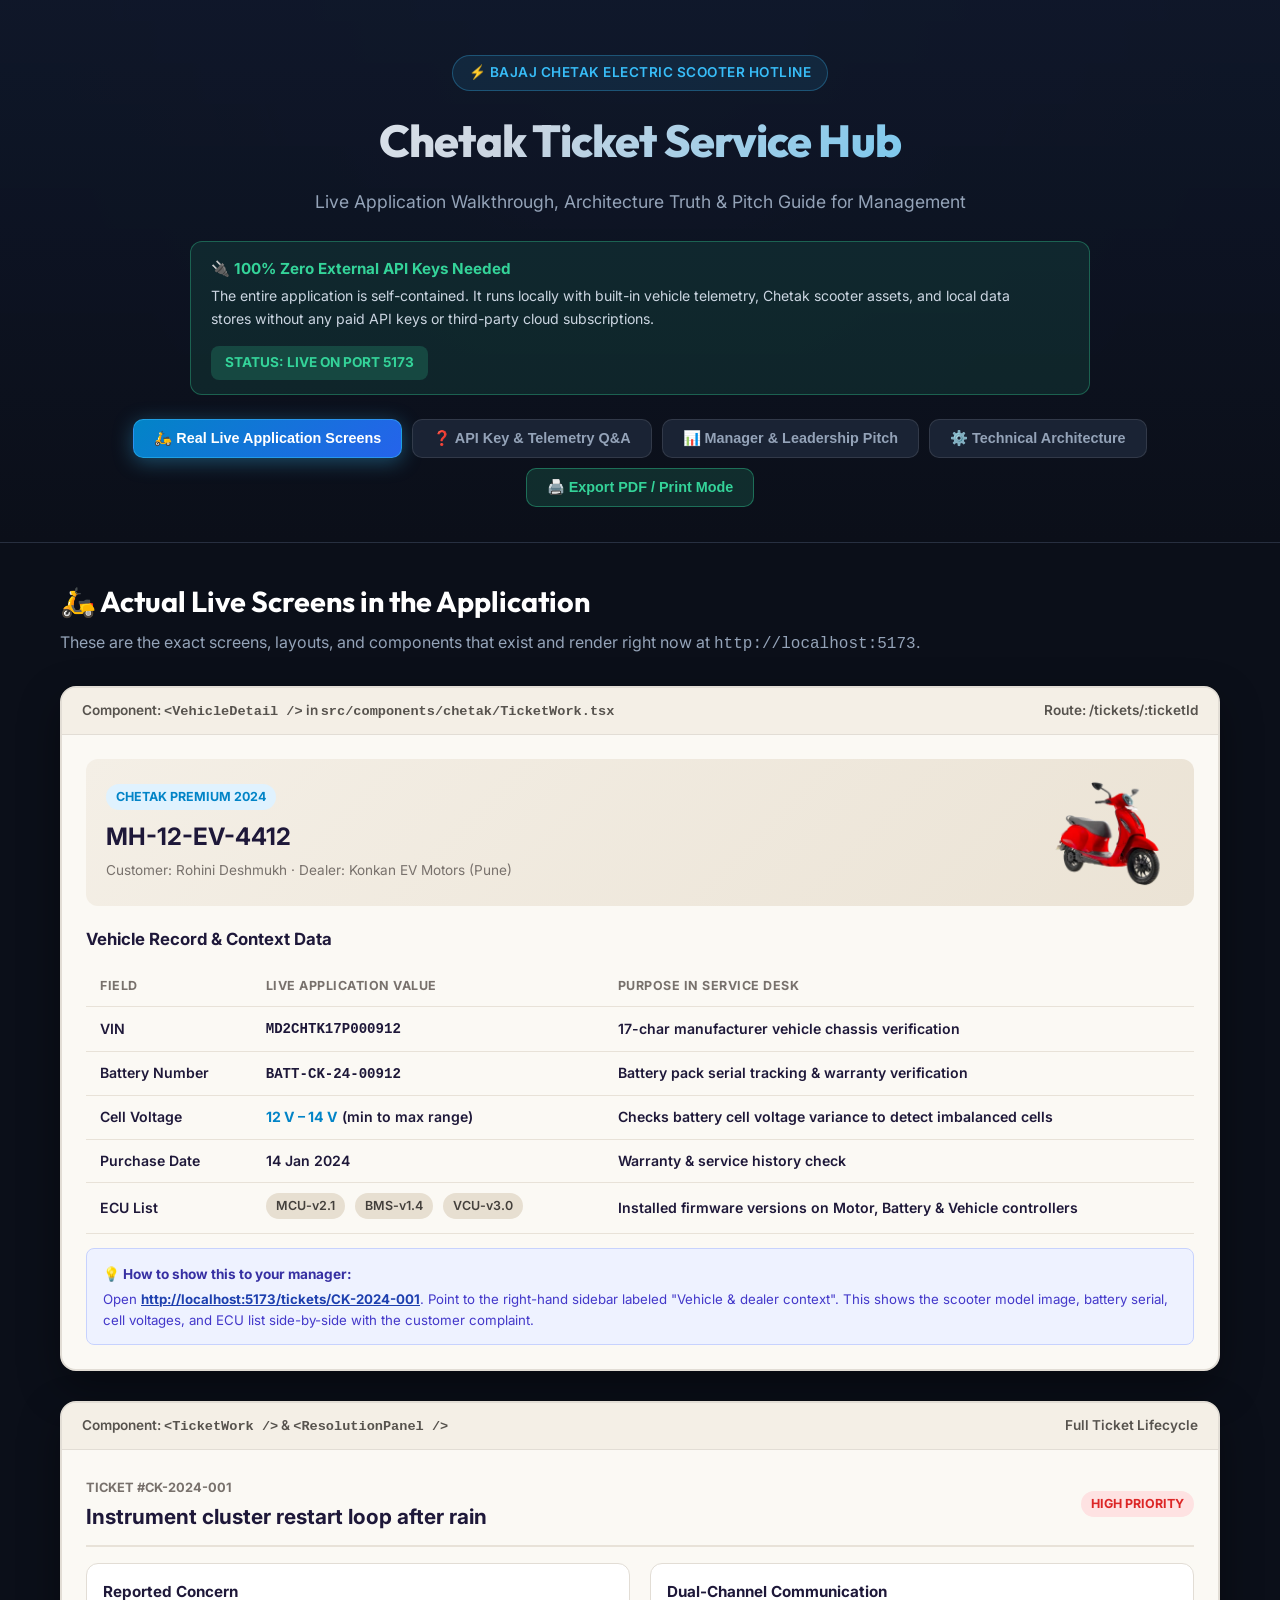
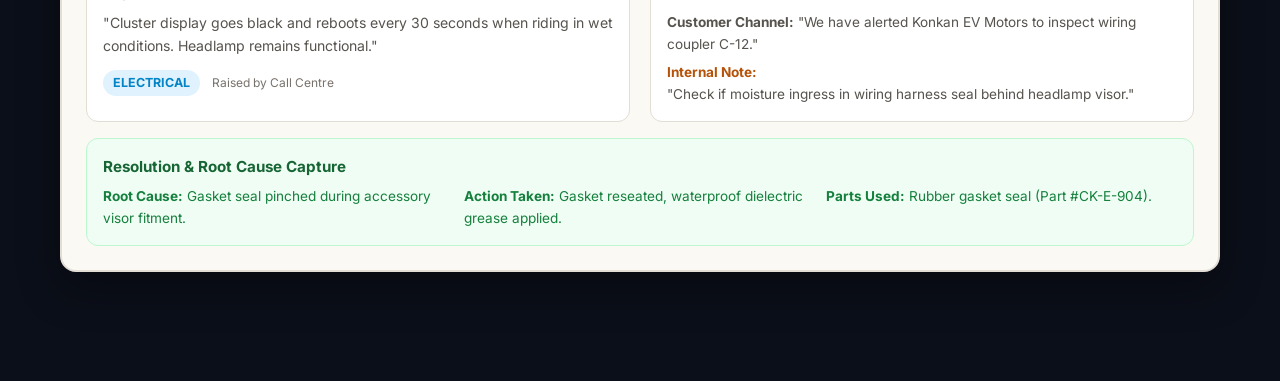
<file: guide.html>
<!DOCTYPE html>
<html lang="en">
<head>
  <meta charset="UTF-8" />
  <meta name="viewport" content="width=device-width, initial-scale=1.0" />
  <title>Chetak Service Hub — Executive & Client Presentation Guide</title>
  <!-- Google Fonts -->
  <link rel="preconnect" href="https://fonts.googleapis.com">
  <link rel="preconnect" href="https://fonts.gstatic.com" crossorigin>
  <link href="https://fonts.googleapis.com/css2?family=Inter:wght@300;400;500;600;700;800&family=Outfit:wght@400;600;700;800&display=swap" rel="stylesheet">
  
  <style>
    :root {
      --bg-gradient: linear-gradient(135deg, #0f172a 0%, #1e1b4b 50%, #0f172a 100%);
      --card-bg: rgba(30, 41, 59, 0.75);
      --card-border: rgba(255, 255, 255, 0.1);
      --text-main: #f8fafc;
      --text-muted: #94a3b8;
      --primary: #38bdf8;
      --primary-glow: rgba(56, 189, 248, 0.35);
      --accent-green: #34d399;
      --accent-amber: #fbbf24;
      --accent-rose: #fb7185;
      --chetak-sand: #fbf9f4;
      --chetak-ink: #1e1839;
      --radius: 16px;
      --transition: all 0.3s cubic-bezier(0.4, 0, 0.2, 1);
    }

    * {
      box-sizing: border-box;
      margin: 0;
      padding: 0;
    }

    body {
      font-family: 'Inter', sans-serif;
      background: #0b0f19;
      color: var(--text-main);
      line-height: 1.6;
      padding-bottom: 80px;
    }

    .hero {
      background: linear-gradient(180deg, rgba(15, 23, 42, 0.95) 0%, rgba(11, 15, 25, 1) 100%), 
                  radial-gradient(circle at 50% 0%, rgba(56, 189, 248, 0.18), transparent 70%);
      padding: 55px 20px 35px;
      text-align: center;
      border-bottom: 1px solid var(--card-border);
    }

    .badge {
      display: inline-flex;
      align-items: center;
      gap: 6px;
      padding: 6px 16px;
      border-radius: 9999px;
      background: rgba(56, 189, 248, 0.1);
      border: 1px solid rgba(56, 189, 248, 0.3);
      color: var(--primary);
      font-size: 0.85rem;
      font-weight: 600;
      letter-spacing: 0.5px;
      text-transform: uppercase;
      margin-bottom: 14px;
    }

    .hero h1 {
      font-family: 'Outfit', sans-serif;
      font-size: 2.8rem;
      font-weight: 800;
      background: linear-gradient(135deg, #ffffff 0%, #cbd5e1 40%, #38bdf8 100%);
      -webkit-background-clip: text;
      -webkit-text-fill-color: transparent;
      margin-bottom: 12px;
      letter-spacing: -0.02em;
    }

    .hero p {
      max-width: 820px;
      margin: 0 auto 24px;
      color: var(--text-muted);
      font-size: 1.1rem;
    }

    /* Clarification Banner */
    .notice-banner {
      background: rgba(52, 211, 153, 0.1);
      border: 1px solid rgba(52, 211, 153, 0.35);
      border-radius: 12px;
      padding: 14px 20px;
      max-width: 900px;
      margin: 0 auto 24px;
      display: flex;
      align-items: center;
      justify-content: space-between;
      gap: 16px;
      flex-wrap: wrap;
      text-align: left;
    }

    .notice-banner strong {
      color: var(--accent-green);
      font-size: 0.95rem;
    }

    .notice-banner p {
      color: #cbd5e1;
      font-size: 0.88rem;
      margin: 4px 0 0 0;
    }

    .view-switcher-container {
      display: flex;
      justify-content: center;
      gap: 10px;
      flex-wrap: wrap;
      margin-top: 20px;
    }

    .nav-btn {
      background: rgba(30, 41, 59, 0.8);
      border: 1px solid var(--card-border);
      color: var(--text-muted);
      padding: 10px 20px;
      border-radius: 10px;
      font-size: 0.9rem;
      font-weight: 600;
      cursor: pointer;
      transition: var(--transition);
      display: flex;
      align-items: center;
      gap: 8px;
    }

    .nav-btn:hover {
      background: rgba(51, 65, 85, 0.9);
      color: #fff;
    }

    .nav-btn.active {
      background: linear-gradient(135deg, #0284c7 0%, #2563eb 100%);
      color: #fff;
      border-color: rgba(56, 189, 248, 0.5);
      box-shadow: 0 4px 20px var(--primary-glow);
    }

    .print-btn {
      background: rgba(52, 211, 153, 0.15);
      border: 1px solid rgba(52, 211, 153, 0.4);
      color: var(--accent-green);
    }

    .container {
      max-width: 1200px;
      margin: 35px auto;
      padding: 0 20px;
    }

    .tab-content {
      display: none;
      animation: fadeIn 0.35s ease-in-out;
    }

    .tab-content.active {
      display: block;
    }

    @keyframes fadeIn {
      from { opacity: 0; transform: translateY(8px); }
      to { opacity: 1; transform: translateY(0); }
    }

    .section-title {
      font-family: 'Outfit', sans-serif;
      font-size: 1.8rem;
      font-weight: 700;
      color: #fff;
      margin-bottom: 6px;
      display: flex;
      align-items: center;
      gap: 12px;
    }

    .section-desc {
      color: var(--text-muted);
      font-size: 1rem;
      margin-bottom: 28px;
    }

    .grid-2 {
      display: grid;
      grid-template-columns: repeat(auto-fit, minmax(340px, 1fr));
      gap: 22px;
      margin-bottom: 30px;
    }

    .grid-3 {
      display: grid;
      grid-template-columns: repeat(auto-fit, minmax(280px, 1fr));
      gap: 22px;
      margin-bottom: 30px;
    }

    .card {
      background: var(--card-bg);
      backdrop-filter: blur(12px);
      -webkit-backdrop-filter: blur(12px);
      border: 1px solid var(--card-border);
      border-radius: var(--radius);
      padding: 26px;
      transition: var(--transition);
    }

    .card:hover {
      border-color: rgba(56, 189, 248, 0.35);
      box-shadow: 0 10px 30px rgba(0, 0, 0, 0.4);
    }

    .card h3 {
      font-family: 'Outfit', sans-serif;
      font-size: 1.25rem;
      font-weight: 600;
      color: #fff;
      margin-bottom: 10px;
    }

    .card p {
      color: var(--text-muted);
      font-size: 0.95rem;
      line-height: 1.6;
    }

    /* REAL CHETAK UI REPLICA MOCKUPS */
    .chetak-ui-frame {
      background: #fbf9f4;
      color: #1e1839;
      border-radius: 16px;
      overflow: hidden;
      border: 2px solid #e2ddd5;
      box-shadow: 0 16px 40px rgba(0, 0, 0, 0.35);
      margin-bottom: 30px;
    }

    .chetak-ui-header {
      background: #f4efe6;
      border-bottom: 1px solid #e2ddd5;
      padding: 12px 20px;
      display: flex;
      justify-content: space-between;
      align-items: center;
      font-size: 0.85rem;
      font-weight: 600;
      color: #57534e;
    }

    .chetak-ui-body {
      padding: 24px;
    }

    .scooter-banner {
      background: linear-gradient(135deg, #f4efe6 0%, #ebe3d5 100%);
      border-radius: 12px;
      padding: 20px;
      display: flex;
      align-items: center;
      justify-content: space-between;
      gap: 20px;
      margin-bottom: 20px;
      flex-wrap: wrap;
    }

    .scooter-img {
      max-width: 140px;
      height: auto;
      object-fit: contain;
    }

    .vehicle-data-table {
      width: 100%;
      border-collapse: collapse;
      margin: 14px 0;
      font-size: 0.88rem;
    }

    .vehicle-data-table th, .vehicle-data-table td {
      padding: 10px 14px;
      border-bottom: 1px solid #e8e2d8;
      text-align: left;
    }

    .vehicle-data-table th {
      color: #78716c;
      font-size: 0.78rem;
      text-transform: uppercase;
      letter-spacing: 0.5px;
    }

    .vehicle-data-table td {
      color: #1e1839;
      font-weight: 600;
    }

    .ecu-pill {
      display: inline-block;
      padding: 3px 10px;
      background: #e7dfd1;
      color: #44403c;
      border-radius: 9999px;
      font-size: 0.78rem;
      font-weight: 600;
      margin-right: 6px;
      margin-bottom: 4px;
    }

    .badge-status {
      display: inline-block;
      padding: 3px 10px;
      border-radius: 9999px;
      font-size: 0.78rem;
      font-weight: 700;
      text-transform: uppercase;
    }

    .badge-status.progress {
      background: #e0f2fe;
      color: #0284c7;
    }

    .badge-status.critical {
      background: #fee2e2;
      color: #dc2626;
    }

    .badge-status.resolved {
      background: #dcfce7;
      color: #16a34a;
    }

    /* Script box */
    .script-box {
      background: linear-gradient(135deg, rgba(30, 41, 59, 0.95) 0%, rgba(15, 23, 42, 0.95) 100%);
      border-left: 4px solid var(--primary);
      border-radius: 8px;
      padding: 18px 22px;
      margin: 18px 0;
    }

    .script-box h4 {
      color: var(--primary);
      font-size: 0.9rem;
      text-transform: uppercase;
      letter-spacing: 0.5px;
      margin-bottom: 6px;
    }

    .script-box p {
      font-style: italic;
      color: #e2e8f0;
      font-size: 0.95rem;
    }

    .feature-list {
      list-style: none;
      margin-top: 10px;
    }

    .feature-list li {
      position: relative;
      padding-left: 24px;
      margin-bottom: 10px;
      color: #cbd5e1;
      font-size: 0.92rem;
    }

    .feature-list li::before {
      content: '✓';
      position: absolute;
      left: 0;
      top: 0;
      color: var(--accent-green);
      font-weight: bold;
    }

    /* Q&A Accordion Style Card */
    .qa-box {
      background: rgba(15, 23, 42, 0.9);
      border: 1px solid rgba(56, 189, 248, 0.3);
      border-radius: 12px;
      padding: 20px;
      margin-bottom: 20px;
    }

    .qa-q {
      font-family: 'Outfit', sans-serif;
      font-size: 1.15rem;
      font-weight: 700;
      color: var(--primary);
      margin-bottom: 8px;
    }

    .qa-a {
      color: #cbd5e1;
      font-size: 0.95rem;
      line-height: 1.6;
    }

    @media print {
      body { background: #fff !important; color: #000 !important; }
      .hero { background: none !important; }
      .view-switcher-container, .print-btn { display: none !important; }
      .tab-content { display: block !important; page-break-before: always; }
      .card { background: #fff !important; color: #000 !important; border: 1px solid #ccc !important; }
    }
  </style>
</head>
<body>

  <!-- HERO HEADER -->
  <header class="hero">
    <div class="badge">⚡ Bajaj Chetak Electric Scooter Hotline</div>
    <h1>Chetak Ticket Service Hub</h1>
    <p>Live Application Walkthrough, Architecture Truth & Pitch Guide for Management</p>

    <!-- Key Clarity Banner -->
    <div class="notice-banner">
      <div>
        <strong>🔌 100% Zero External API Keys Needed</strong>
        <p>The entire application is self-contained. It runs locally with built-in vehicle telemetry, Chetak scooter assets, and local data stores without any paid API keys or third-party cloud subscriptions.</p>
      </div>
      <div style="background: rgba(52, 211, 153, 0.2); padding: 6px 14px; border-radius: 8px; font-weight: 700; color: #34d399; font-size: 0.85rem;">
        STATUS: LIVE ON PORT 5173
      </div>
    </div>

    <!-- View Switcher -->
    <div class="view-switcher-container">
      <button class="nav-btn active" onclick="switchTab('real-app-tab', this)">
        🛵 Real Live Application Screens
      </button>
      <button class="nav-btn" onclick="switchTab('qa-tab', this)">
        ❓ API Key & Telemetry Q&A
      </button>
      <button class="nav-btn" onclick="switchTab('manager-tab', this)">
        📊 Manager & Leadership Pitch
      </button>
      <button class="nav-btn" onclick="switchTab('tech-tab', this)">
        ⚙️ Technical Architecture
      </button>
      <button class="nav-btn print-btn" onclick="window.print()">
        🖨️ Export PDF / Print Mode
      </button>
    </div>
  </header>

  <main class="container">

    <!-- TAB: REAL LIVE APPLICATION SCREENS -->
    <section id="real-app-tab" class="tab-content active">
      <div class="section-title">🛵 Actual Live Screens in the Application</div>
      <p class="section-desc">These are the exact screens, layouts, and components that exist and render right now at <code>http://localhost:5173</code>.</p>

      <!-- REAL SCREEN 1: VEHICLE & TELEMETRY CONTEXT CARD -->
      <div class="chetak-ui-frame">
        <div class="chetak-ui-header">
          <span>Component: <code>&lt;VehicleDetail /&gt;</code> in <code>src/components/chetak/TicketWork.tsx</code></span>
          <span>Route: /tickets/:ticketId</span>
        </div>
        <div class="chetak-ui-body">
          <div class="scooter-banner">
            <div>
              <span class="badge-status progress">Chetak Premium 2024</span>
              <h2 style="font-size: 1.5rem; font-weight: 700; margin: 8px 0 4px; color: #1e1839;">MH-12-EV-4412</h2>
              <p style="color: #78716c; font-size: 0.85rem;">Customer: Rohini Deshmukh · Dealer: Konkan EV Motors (Pune)</p>
            </div>
            <!-- Real chetak image from project -->
            <img src="public/chetak/model-3001.webp" alt="Chetak Scooter" class="scooter-img" onerror="this.src='public/chetak/hero.webp'" />
          </div>

          <h3 style="font-size: 1.05rem; font-weight: 700; color: #1e1839; margin-bottom: 8px;">Vehicle Record & Context Data</h3>
          <table class="vehicle-data-table">
            <thead>
              <tr>
                <th>Field</th>
                <th>Live Application Value</th>
                <th>Purpose in Service Desk</th>
              </tr>
            </thead>
            <tbody>
              <tr>
                <td>VIN</td>
                <td><code>MD2CHTK17P000912</code></td>
                <td>17-char manufacturer vehicle chassis verification</td>
              </tr>
              <tr>
                <td>Battery Number</td>
                <td><code>BATT-CK-24-00912</code></td>
                <td>Battery pack serial tracking & warranty verification</td>
              </tr>
              <tr>
                <td>Cell Voltage</td>
                <td><strong style="color: #0284c7;">12 V – 14 V</strong> (min to max range)</td>
                <td>Checks battery cell voltage variance to detect imbalanced cells</td>
              </tr>
              <tr>
                <td>Purchase Date</td>
                <td>14 Jan 2024</td>
                <td>Warranty & service history check</td>
              </tr>
              <tr>
                <td>ECU List</td>
                <td>
                  <span class="ecu-pill">MCU-v2.1</span>
                  <span class="ecu-pill">BMS-v1.4</span>
                  <span class="ecu-pill">VCU-v3.0</span>
                </td>
                <td>Installed firmware versions on Motor, Battery & Vehicle controllers</td>
              </tr>
            </tbody>
          </table>

          <div style="background: #eef2ff; border: 1px solid #c7d2fe; border-radius: 8px; padding: 12px 16px; margin-top: 14px;">
            <strong style="color: #3730a3; font-size: 0.85rem;">💡 How to show this to your manager:</strong>
            <p style="color: #4338ca; font-size: 0.83rem; margin-top: 2px;">
              Open <a href="http://localhost:5173/tickets/CK-2024-001" target="_blank" style="font-weight: 700; color: #1e40af;">http://localhost:5173/tickets/CK-2024-001</a>. Point to the right-hand sidebar labeled "Vehicle & dealer context". This shows the scooter model image, battery serial, cell voltages, and ECU list side-by-side with the customer complaint.
            </p>
          </div>
        </div>
      </div>

      <!-- REAL SCREEN 2: TICKET WORKSPACE & DUAL COMMS -->
      <div class="chetak-ui-frame">
        <div class="chetak-ui-header">
          <span>Component: <code>&lt;TicketWork /&gt;</code> & <code>&lt;ResolutionPanel /&gt;</code></span>
          <span>Full Ticket Lifecycle</span>
        </div>
        <div class="chetak-ui-body">
          <div style="display: flex; justify-content: space-between; align-items: center; border-bottom: 2px solid #e8e2d8; padding-bottom: 12px; margin-bottom: 16px;">
            <div>
              <span style="font-size: 0.8rem; font-weight: 700; color: #78716c;">TICKET #CK-2024-001</span>
              <h2 style="font-size: 1.3rem; font-weight: 700; color: #1e1839;">Instrument cluster restart loop after rain</h2>
            </div>
            <span class="badge-status critical">High Priority</span>
          </div>

          <div style="display: grid; grid-template-columns: 1fr 1fr; gap: 20px;">
            <div style="background: #fff; border: 1px solid #e2ddd5; border-radius: 12px; padding: 16px;">
              <h4 style="font-size: 0.95rem; font-weight: 700; color: #1e1839; margin-bottom: 8px;">Reported Concern</h4>
              <p style="font-size: 0.88rem; color: #57534e;">"Cluster display goes black and reboots every 30 seconds when riding in wet conditions. Headlamp remains functional."</p>
              <div style="margin-top: 12px;">
                <span class="badge-status progress">Electrical</span>
                <span style="font-size: 0.75rem; color: #78716c; margin-left: 8px;">Raised by Call Centre</span>
              </div>
            </div>

            <div style="background: #fff; border: 1px solid #e2ddd5; border-radius: 12px; padding: 16px;">
              <h4 style="font-size: 0.95rem; font-weight: 700; color: #1e1839; margin-bottom: 8px;">Dual-Channel Communication</h4>
              <p style="font-size: 0.85rem; color: #57534e;">
                <strong>Customer Channel:</strong> "We have alerted Konkan EV Motors to inspect wiring coupler C-12."<br/>
                <strong style="color: #b45309; margin-top: 6px; display: block;">Internal Note:</strong> "Check if moisture ingress in wiring harness seal behind headlamp visor."
              </p>
            </div>
          </div>

          <div style="background: #f0fdf4; border: 1px solid #bbf7d0; border-radius: 12px; padding: 16px; margin-top: 16px;">
            <h4 style="font-size: 0.95rem; font-weight: 700; color: #166534;">Resolution & Root Cause Capture</h4>
            <div style="font-size: 0.85rem; color: #15803d; margin-top: 6px; display: grid; grid-template-columns: repeat(auto-fit, minmax(200px, 1fr)); gap: 10px;">
              <div><strong>Root Cause:</strong> Gasket seal pinched during accessory visor fitment.</div>
              <div><strong>Action Taken:</strong> Gasket reseated, waterproof dielectric grease applied.</div>
              <div><strong>Parts Used:</strong> Rubber gasket seal (Part #CK-E-904).</div>
            </div>
          </div>
        </div>
      </div>
    </section>

    <!-- TAB: API KEY & TELEMETRY Q&A -->
    <section id="qa-tab" class="tab-content">
      <div class="section-title">❓ API Keys, Telemetry & Application Truth</div>
      <p class="section-desc">Clear, direct answers for you and your manager regarding how data flows and what exists.</p>

      <div class="qa-box">
        <div class="qa-q">Q1: Do we need an external API key to run this project?</div>
        <div class="qa-a">
          <strong>NO. Absolutely zero external API keys are required.</strong><br/>
          The application is completely self-contained. It runs locally using:
          <ul class="feature-list" style="margin-top: 8px;">
            <li><strong>Local State Store (<code>src/lib/chetak/store.tsx</code>):</strong> Uses React Context and browser storage to manage tickets, status updates, and notes.</li>
            <li><strong>Built-in Seed Data (<code>src/lib/chetak/data.ts</code>):</strong> Pre-populated with realistic Bajaj Chetak EV models, customer records, VINs, battery numbers, and service history.</li>
            <li><strong>No Cloud Subscriptions:</strong> You don't need OpenAI, Google Maps, AWS IoT, or any paid service to demo the app.</li>
          </ul>
        </div>
      </div>

      <div class="qa-box">
        <div class="qa-q">Q2: Why did the earlier pictures show a 48-cell grid matrix?</div>
        <div class="qa-a">
          The neon 48-cell diagram was an <strong>illustrative design mockup</strong> (a concept visual of how an enterprise IoT dashboard could look).<br/>
          In the <strong>real application</strong>, the vehicle telemetry is displayed cleanly in the <strong>Vehicle & Dealer Context Card</strong>:
          <ul class="feature-list" style="margin-top: 8px;">
            <li><strong>Cell Voltage Summary:</strong> Displays min-to-max cell voltage range (e.g. <code>12 V – 14 V</code>).</li>
            <li><strong>ECU List:</strong> Badges showing <code>MCU-v2.1</code>, <code>BMS-v1.4</code>, <code>VCU-v3.0</code>.</li>
            <li><strong>Hardware IDs:</strong> Exact VIN number, battery pack ID, and scooter model render.</li>
          </ul>
        </div>
      </div>

      <div class="qa-box">
        <div class="qa-q">Q3: How would live hardware telemetry connect in production?</div>
        <div class="qa-a">
          If your client or manager wants live streaming telemetry directly from the scooter while on the road, that is an <strong>IoT Phase 2 extension</strong>:
          <p style="margin-top: 6px; color: #94a3b8;">
            A physical 4G telematics dongle in the scooter sends CAN-bus data over MQTT into an IoT Gateway (AWS IoT Core or Azure IoT Hub), which writes into this service desk's ticket table. The schema (<code>minCellVoltage</code>, <code>maxCellVoltage</code>, <code>ecuList</code>) is already designed and ready in the code!
          </p>
        </div>
      </div>
    </section>

    <!-- TAB: MANAGER & LEADERSHIP PITCH -->
    <section id="manager-tab" class="tab-content">
      <div class="section-title">📊 Manager & Leadership Pitch Deck</div>
      <p class="section-desc">Key talking points to explain the business value and ROI to your manager.</p>

      <div class="grid-2">
        <div class="card">
          <div class="card-icon">⚡</div>
          <h3>Why This Application Matters</h3>
          <p>EV hotline support is fundamentally different from petrol vehicle support. When a customer calls with a power loss, it could be cell imbalance, motor controller heat, or software logic.</p>
          <ul class="feature-list">
            <li><strong>Zero Ambiguity:</strong> Executives see the exact VIN, battery serial, and voltage range immediately.</li>
            <li><strong>Faster Triage:</strong> Eliminates 15-minute phone calls asking customers for serial numbers.</li>
            <li><strong>Audit Compliance:</strong> Every status change, note, and resolution step is logged.</li>
          </ul>
        </div>

        <div class="card">
          <div class="card-icon">💼</div>
          <h3>What to Tell Your Manager</h3>
          <div class="script-box">
            <h4>Pitch Script:</h4>
            <p>"The Chetak Ticket Service Hub gives our service desk immediate vehicle context. When a ticket is opened, the executive sees the scooter model, VIN, battery serial, and voltage ranges right next to the customer's problem. Everything is working locally right now with zero external API costs. It standardizes our dealer network communications and guarantees strict SLA adherence."</p>
          </div>
        </div>
      </div>
    </section>

    <!-- TAB: TECHNICAL ARCHITECTURE -->
    <section id="tech-tab" class="tab-content">
      <div class="section-title">⚙️ Architecture & Codebase Map</div>
      <p class="section-desc">Exact file locations for every feature in the application.</p>

      <div class="card">
        <h3 style="margin-bottom: 16px;">Key Codebase Reference</h3>
        <table class="vehicle-data-table" style="color: #fff; background: transparent;">
          <thead>
            <tr>
              <th style="color: var(--primary);">Feature</th>
              <th style="color: var(--primary);">Source File</th>
              <th style="color: var(--primary);">Description</th>
            </tr>
          </thead>
          <tbody>
            <tr>
              <td>Vehicle & Telemetry Card</td>
              <td><code>src/components/chetak/TicketWork.tsx</code> (L565)</td>
              <td>Displays VIN, Battery Number, Voltage range, and ECU badges</td>
            </tr>
            <tr>
              <td>Vehicle Types & Schema</td>
              <td><code>src/lib/chetak/types.ts</code> (L74)</td>
              <td>Defines <code>Vehicle</code>, <code>Ticket</code>, and <code>Resolution</code> interfaces</td>
            </tr>
            <tr>
              <td>Chetak Seed Data</td>
              <td><code>src/lib/chetak/data.ts</code></td>
              <td>Holds default Chetak models, VINs, dealers, and demo tickets</td>
            </tr>
            <tr>
              <td>Ticket State Store</td>
              <td><code>src/lib/chetak/store.tsx</code></td>
              <td>Local state management for CRUD ticket operations</td>
            </tr>
            <tr>
              <td>Ticket Intake Form</td>
              <td><code>src/pages/CreateTicket.tsx</code></td>
              <td>Guided ticket creation with customer & vehicle validation</td>
            </tr>
          </tbody>
        </table>
      </div>
    </section>

  </main>

  <script>
    function switchTab(tabId, btnElement) {
      const tabs = document.querySelectorAll('.tab-content');
      tabs.forEach(tab => tab.classList.remove('active'));

      const buttons = document.querySelectorAll('.nav-btn');
      buttons.forEach(btn => {
        if (!btn.classList.contains('print-btn')) {
          btn.classList.remove('active');
        }
      });

      document.getElementById(tabId).classList.add('active');
      btnElement.classList.add('active');
    }
  </script>
</body>
</html>
</file>
